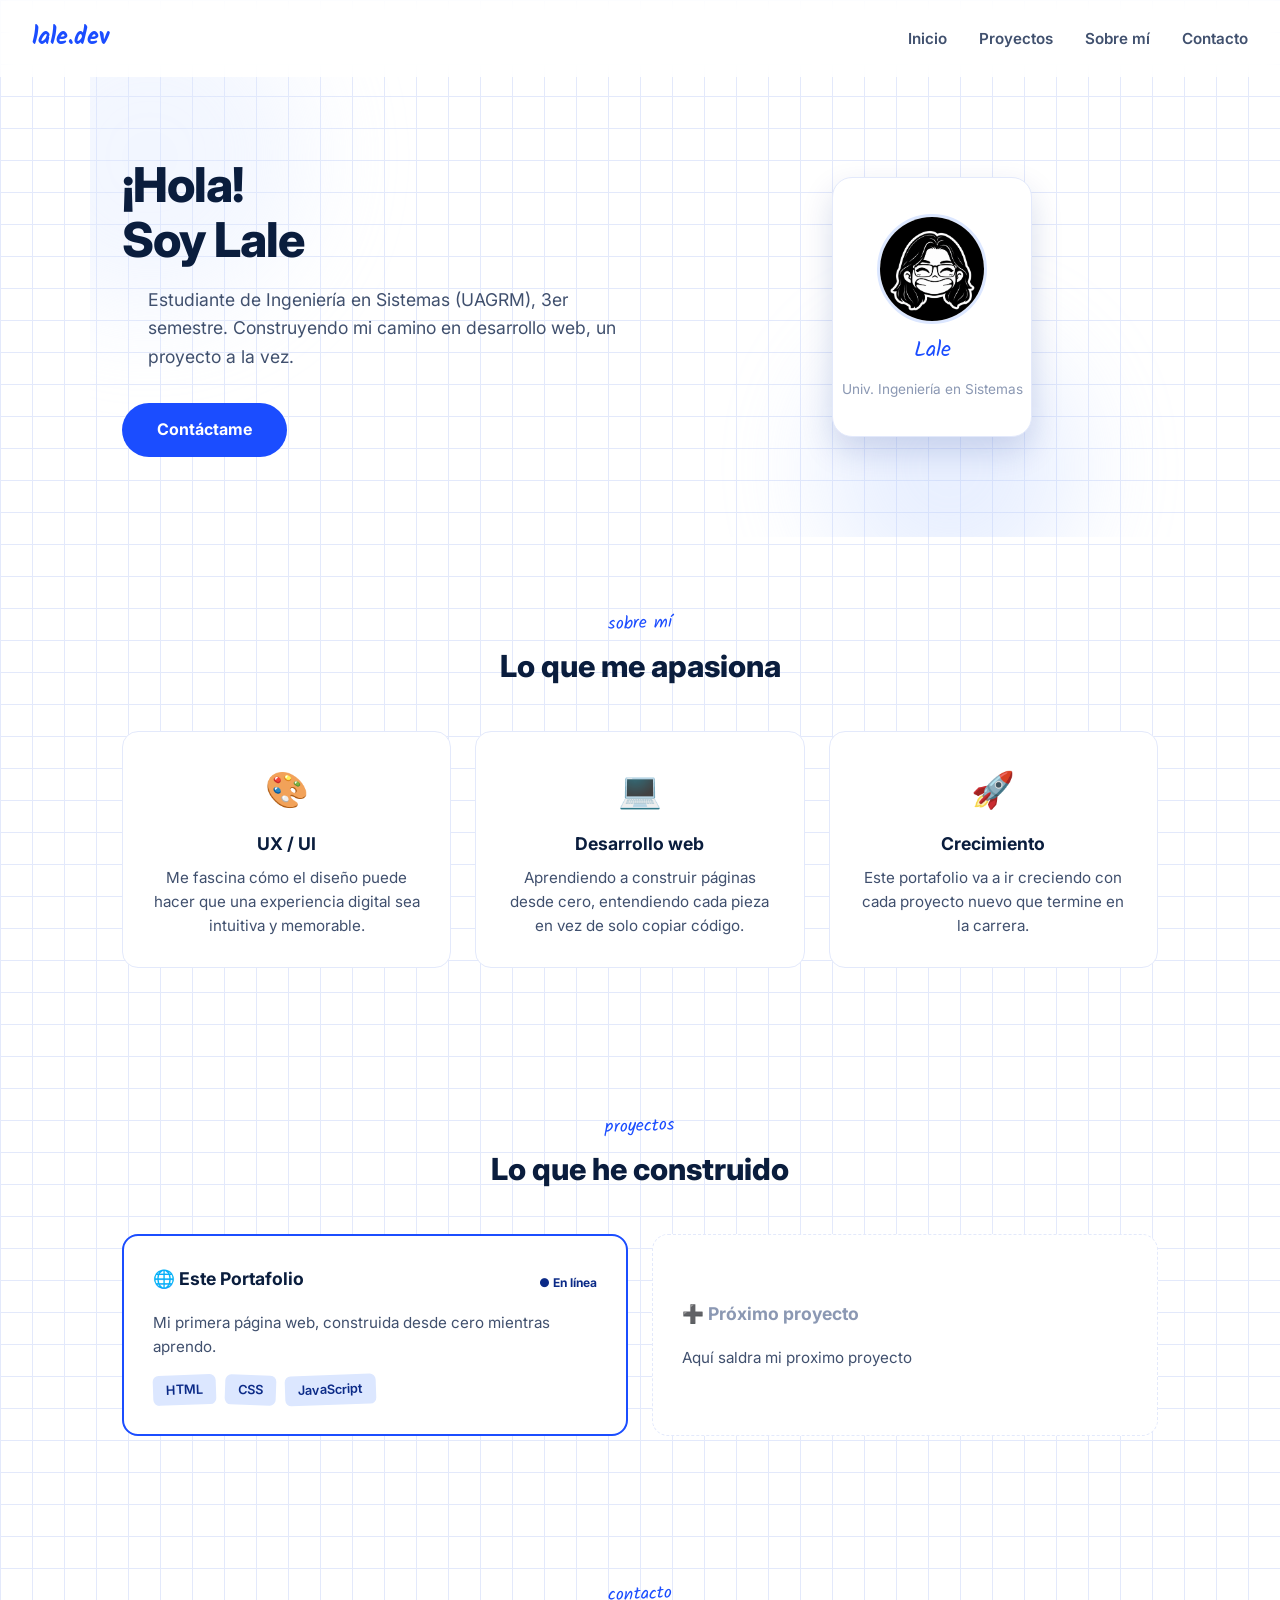
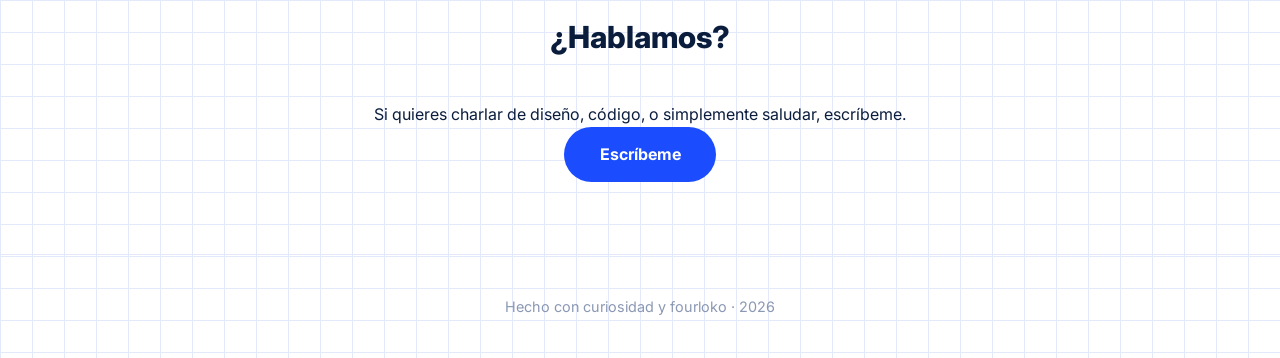
<file: index.html>
<!DOCTYPE html>
<html lang="es">
<head>
    <meta charset="UTF-8">
    <meta name="viewport" content="width=device-width, initial-scale=1.0">
    <title>lale.dev — Portafolio</title>
    <link rel="preconnect" href="https://fonts.googleapis.com">
    <link href="https://fonts.googleapis.com/css2?family=Kalam:wght@400;700&family=Inter:wght@400;600;800&display=swap" rel="stylesheet">
    <link rel="stylesheet" href="style.css">
</head>
<body>

    <nav id="nav">
        <div class="logo">lale.dev</div>
        <ul>
            <li><a href="#inicio">Inicio</a></li>
            <li><a href="#proyectos">Proyectos</a></li>
            <li><a href="#sobre-mi">Sobre mí</a></li>
            <li><a href="#contacto">Contacto</a></li>
        </ul>
    </nav>

    <section id="inicio" class="hero">
        <div class="blob blob-1"></div>
        <div class="blob blob-2"></div>

        <div class="hero-grid">
            <div class="hero-text">
                <h1>¡Hola!<br>Soy Lale</h1>
                <p>Estudiante de Ingeniería en Sistemas (UAGRM), 3er semestre. Construyendo mi camino en desarrollo web, un proyecto a la vez.</p>
                <a href="contacto.html" class="btn">Contáctame</a>
            </div>

            <div class="hero-visual">
                <div class="floating-card" id="floatingCard">
                    <img src="yofoto.jpg" alt="Foto de Lale" class="fc-photo">
                    <span class="fc-name">Lale</span>
                    <span class="fc-role">Univ. Ingeniería en Sistemas</span>
                </div>
            </div>
        </div>
    </section>

    <section id="sobre-mi" class="sobre-mi reveal">
        <span class="tag-title">sobre mí</span>
        <h2>Lo que me apasiona</h2>
        <div class="passion-grid">
            <div class="passion-card" style="--delay:0s">
                <div class="icon">🎨</div>
                <h3>UX / UI</h3>
                <p>Me fascina cómo el diseño puede hacer que una experiencia digital sea intuitiva y memorable.</p>
            </div>
            <div class="passion-card" style="--delay:0.15s">
                <div class="icon">💻</div>
                <h3>Desarrollo web</h3>
                <p>Aprendiendo a construir páginas desde cero, entendiendo cada pieza en vez de solo copiar código.</p>
            </div>
            <div class="passion-card" style="--delay:0.3s">
                <div class="icon">🚀</div>
                <h3>Crecimiento</h3>
                <p>Este portafolio va a ir creciendo con cada proyecto nuevo que termine en la carrera.</p>
            </div>
        </div>
    </section>

    <section id="proyectos" class="proyectos reveal">
        <span class="tag-title">proyectos</span>
        <h2>Lo que he construido</h2>
        <div class="grid" id="project-grid">
            <div class="card featured">
                <div class="card-header">
                    <h3>🌐 Este Portafolio</h3>
                    <span class="status live">● En línea</span>
                </div>
                <p>Mi primera página web, construida desde cero mientras aprendo.</p>
                <div class="tags">
                    <span class="tag">HTML</span>
                    <span class="tag">CSS</span>
                    <span class="tag">JavaScript</span>
                </div>
            </div>
            <div class="card placeholder">
                <div class="card-header">
                    <h3>➕ Próximo proyecto</h3>
                </div>
                <p>Aquí saldra mi proximo proyecto</p>
            </div>
        </div>
    </section>

    <section id="contacto" class="contacto reveal">
        <span class="tag-title">contacto</span>
        <h2>¿Hablamos?</h2>
        <p>Si quieres charlar de diseño, código, o simplemente saludar, escríbeme.</p>
        <a href="contacto.html" class="btn">Escríbeme</a>
    </section>

    <footer>
        <p>Hecho con curiosidad y fourloko · 2026</p>
    </footer>

    <script src="script.js"></script>

</body>
</html>
</file>
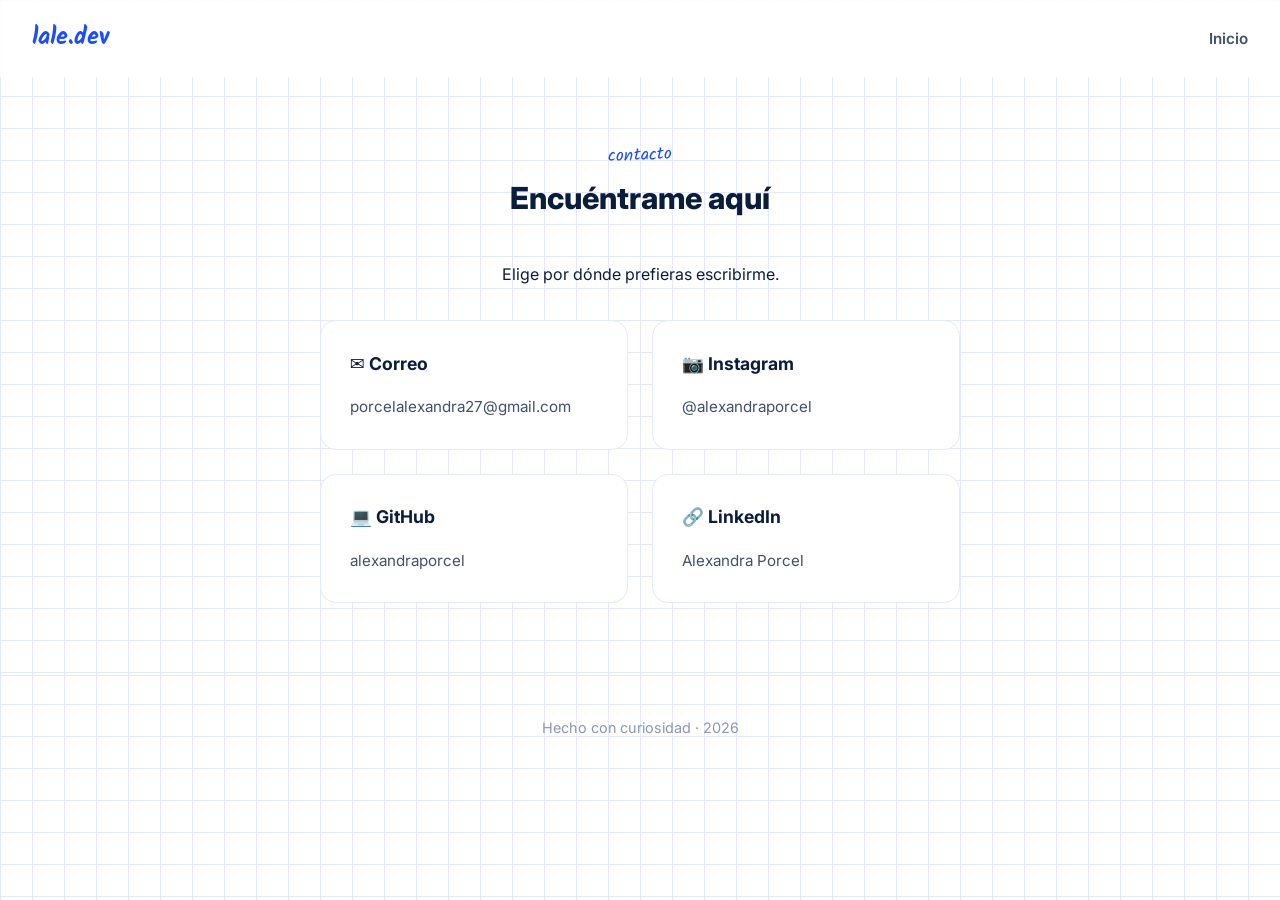
<file: contacto.html>
<!DOCTYPE html>
<html lang="es">
<head>
    <meta charset="UTF-8">
    <meta name="viewport" content="width=device-width, initial-scale=1.0">
    <title>Contacto — lale.dev</title>
    <link rel="preconnect" href="https://fonts.googleapis.com">
    <link href="https://fonts.googleapis.com/css2?family=Kalam:wght@400;700&family=Inter:wght@400;600;800&display=swap" rel="stylesheet">
    <link rel="stylesheet" href="style.css">
</head>
<body>

    <nav id="nav">
        <div class="logo">lale.dev</div>
        <ul>
            <li><a href="index.html">Inicio</a></li>
        </ul>
    </nav>

    <section class="contacto reveal visible" style="padding-top: 4rem;">
        <span class="tag-title">contacto</span>
        <h2>Encuéntrame aquí</h2>
        <p>Elige por dónde prefieras escribirme.</p>

        <div class="grid" style="max-width: 640px; margin: 2rem auto 0;">
            <a href="mailto:porcelalexandra27@gmail.com" class="card contact-link">
                <div class="card-header"><h3>✉️ Correo</h3></div>
                <p>porcelalexandra27@gmail.com</p>
            </a>
            <a href="https://instagram.com/alexandraporcel" class="card contact-link" target="_blank" rel="noopener">
                <div class="card-header"><h3>📷 Instagram</h3></div>
                <p>@alexandraporcel</p>
            </a>
            <a href="https://github.com/alexandraporcel" class="card contact-link" target="_blank" rel="noopener">
                <div class="card-header"><h3>💻 GitHub</h3></div>
                <p>alexandraporcel</p>
            </a>
            <a href="https://www.linkedin.com/in/alexandra-porcel-a49a01347/" class="card contact-link" target="_blank" rel="noopener">
                <div class="card-header"><h3>🔗 LinkedIn</h3></div>
                <p>Alexandra Porcel</p>
            </a>
        </div>
    </section>

    <footer>
        <p>Hecho con curiosidad · 2026</p>
    </footer>

    <script src="script.js"></script>
</body>
</html>
</file>
<file: style.css>
/* ===== RESET ===== */
* {
    margin: 0;
    padding: 0;
    box-sizing: border-box;
}

/* ===== VARIABLES ===== */
:root {
    --blue: #1B4DFF;
    --blue-deep: #0B2A87;
    --blue-pale: #DCE7FF;
    --tape: #BFD3FF;
    --bg: #ffffff;
    --surface: #ffffff;
    --text: #0A1D3D;
    --text-secondary: #40506e;
    --text-muted: #8b98b3;
    --border: #e3e9fb;
    --radius: 16px;
    --shadow: 0 4px 20px rgba(11,42,135,0.06);
    --shadow-hover: 0 14px 32px rgba(11,42,135,0.16);
    --font-hand: 'Kalam', cursive;
    --font-body: 'Inter', system-ui, sans-serif;
}

body {
    font-family: var(--font-body);
    line-height: 1.6;
    color: var(--text);
    background:
        linear-gradient(var(--border) 1px, transparent 1px),
        linear-gradient(90deg, var(--border) 1px, transparent 1px),
        var(--bg);
    background-size: 32px 32px, 32px 32px, auto;
    -webkit-font-smoothing: antialiased;
    overflow-x: hidden;
}

/* ===== NAV ===== */
nav {
    position: sticky;
    top: 0;
    z-index: 50;
    display: flex;
    justify-content: space-between;
    align-items: center;
    padding: 1.2rem 2rem;
    background: rgba(255,255,255,0.8);
    backdrop-filter: blur(8px);
    transition: box-shadow 0.25s ease;
}

nav.scrolled {
    box-shadow: 0 2px 16px rgba(11,42,135,0.08);
}

nav .logo {
    font-family: var(--font-hand);
    font-weight: 700;
    font-size: 1.5rem;
    color: var(--blue);
}

nav ul {
    display: flex;
    list-style: none;
    gap: 2rem;
}

nav a {
    color: var(--text-secondary);
    text-decoration: none;
    font-size: 0.95rem;
    font-weight: 600;
    transition: color 0.2s;
}

nav a:hover {
    color: var(--blue);
}

/* ===== HERO ===== */
.hero {
    position: relative;
    text-align: left;
    padding: 5rem 2rem;
    max-width: 1100px;
    margin: 0 auto;
    overflow: hidden;
}

.hero-grid {
    display: grid;
    grid-template-columns: 1.1fr 0.9fr;
    align-items: center;
    gap: 2rem;
}

.social-row {
    display: flex;
    gap: 0.8rem;
    margin-bottom: 1.5rem;
}

.social-row a {
    display: inline-flex;
    align-items: center;
    justify-content: center;
    width: 40px;
    height: 40px;
    border-radius: 50%;
    background: var(--blue-pale);
    text-decoration: none;
    font-size: 1.1rem;
    transition: transform 0.2s ease, background 0.2s ease;
}

.social-row a:hover {
    background: var(--blue);
    transform: translateY(-3px);
}

.hero-visual {
    display: flex;
    justify-content: center;
    perspective: 800px;
}

.floating-card {
    width: 200px;
    height: 260px;
    background: var(--surface);
    border: 1px solid var(--border);
    border-radius: 20px;
    box-shadow: var(--shadow-hover);
    display: flex;
    flex-direction: column;
    align-items: center;
    justify-content: center;
    gap: 0.6rem;
    animation: mecer 6s ease-in-out infinite;
    transition: transform 0.15s ease;
}

@keyframes mecer {
    0%, 100% { transform: rotate(-3deg) translateY(0); }
    50% { transform: rotate(3deg) translateY(-10px); }
}

.fc-icon { font-size: 2.8rem; }
.fc-photo {
    width: 110px;
    height: 110px;
    border-radius: 50%;
    object-fit: cover;
    border: 3px solid var(--blue-pale);
}
.fc-name { font-family: var(--font-hand); font-size: 1.4rem; color: var(--blue); }
.fc-role { font-size: 0.85rem; color: var(--text-muted); }

.blob {
    position: absolute;
    border-radius: 50%;
    filter: blur(50px);
    opacity: 0.35;
    z-index: -1;
    animation: flotar 8s ease-in-out infinite;
}

.blob-1 {
    width: 320px;
    height: 320px;
    background: var(--blue-pale);
    top: -80px;
    left: -100px;
}

.blob-2 {
    width: 260px;
    height: 260px;
    background: var(--tape);
    bottom: -60px;
    right: 10%;
    animation-delay: 2s;
}

@keyframes flotar {
    0%, 100% { transform: translateY(0) scale(1); }
    50% { transform: translateY(-18px) scale(1.05); }
}

.sticker {
    position: relative;
    display: inline-block;
    background: var(--blue-pale);
    color: var(--blue-deep);
    padding: 0.5rem 1.2rem;
    border-radius: 6px;
    font-size: 0.85rem;
    font-weight: 700;
    margin-bottom: 2rem;
    transform: rotate(-3deg);
}

.sticker::before {
    content: "";
    position: absolute;
    top: -10px;
    left: 50%;
    transform: translateX(-50%) rotate(-4deg);
    width: 46px;
    height: 16px;
    background: var(--tape);
    opacity: 0.85;
    border-radius: 2px;
}

.hero h1 {
    font-size: 3rem;
    font-weight: 800;
    line-height: 1.15;
    margin-bottom: 1.2rem;
    letter-spacing: -1px;
}

.hero p {
    font-size: 1.1rem;
    color: var(--text-secondary);
    max-width: 500px;
    margin: 0 auto 2rem;
}

/* ===== TÍTULOS DE SECCIÓN ===== */
.tag-title {
    display: inline-block;
    font-family: var(--font-hand);
    color: var(--blue);
    font-size: 1.1rem;
    margin-bottom: 0.3rem;
    transform: rotate(-2deg);
}

section h2 {
    font-size: 1.9rem;
    font-weight: 800;
    margin-bottom: 2.5rem;
}

.sobre-mi, .proyectos, .contacto {
    padding: 4.5rem 2rem;
    max-width: 1100px;
    margin: 0 auto;
    text-align: center;
}

/* ===== GRID: PASIONES Y PROYECTOS ===== */
.passion-grid, .grid {
    display: grid;
    grid-template-columns: repeat(auto-fit, minmax(260px, 1fr));
    gap: 1.5rem;
    text-align: left;
}

.passion-card, .card {
    background: var(--surface);
    border: 1px solid var(--border);
    border-radius: var(--radius);
    padding: 1.8rem;
    transition: transform 0.25s ease, box-shadow 0.25s ease, border-color 0.25s ease;
    animation: aparecer 0.6s ease both;
    animation-delay: var(--delay, 0s);
}

@keyframes aparecer {
    from { opacity: 0; transform: translateY(16px); }
    to { opacity: 1; transform: translateY(0); }
}

.passion-card { text-align: center; }

.passion-card:hover, .card:hover {
    box-shadow: var(--shadow-hover);
    border-color: var(--blue);
}

.passion-card .icon {
    font-size: 2.2rem;
    margin-bottom: 0.8rem;
}

.passion-card h3, .card h3 {
    font-size: 1.1rem;
    font-weight: 700;
    margin-bottom: 0.5rem;
}

.passion-card p, .card p {
    color: var(--text-secondary);
    font-size: 0.95rem;
}

.card.featured {
    border: 2px solid var(--blue);
}

.card.placeholder {
    display: flex;
    flex-direction: column;
    justify-content: center;
    border-style: dashed;
    color: var(--text-muted);
}

.contact-link {
    display: block;
    text-decoration: none;
    color: inherit;
}

.card-header {
    display: flex;
    justify-content: space-between;
    align-items: center;
    margin-bottom: 0.6rem;
}

.status.live {
    font-size: 0.75rem;
    font-weight: 700;
    color: var(--blue-deep);
}

.tags {
    display: flex;
    flex-wrap: wrap;
    gap: 0.6rem;
    margin-top: 1rem;
}

.tag {
    position: relative;
    background: var(--blue-pale);
    color: var(--blue-deep);
    padding: 0.3rem 0.8rem;
    border-radius: 6px;
    font-size: 0.8rem;
    font-weight: 600;
}

.tag:nth-child(odd) { transform: rotate(-2deg); }
.tag:nth-child(even) { transform: rotate(2deg); }

/* ===== BOTÓN ===== */
.btn {
    display: inline-block;
    background: var(--blue);
    color: white;
    padding: 0.9rem 2.2rem;
    border-radius: 100px;
    text-decoration: none;
    font-weight: 700;
    transition: background 0.2s, transform 0.2s;
}

.btn:hover {
    background: var(--blue-deep);
    transform: scale(1.04);
}

/* ===== FOOTER ===== */
footer {
    text-align: center;
    padding: 2.5rem;
    color: var(--text-muted);
    font-size: 0.9rem;
    border-top: 1px solid var(--border);
}

/* ===== ANIMACIÓN AL HACER SCROLL ===== */
.reveal {
    opacity: 0;
    transform: translateY(24px);
    transition: opacity 0.6s ease, transform 0.6s ease;
}

.reveal.visible {
    opacity: 1;
    transform: translateY(0);
}

@media (prefers-reduced-motion: reduce) {
    .reveal, .blob, .passion-card, .card { opacity: 1; transform: none; transition: none; animation: none; }
}

/* ===== RESPONSIVE ===== */
@media (max-width: 700px) {
    .hero-grid {
        grid-template-columns: 1fr;
        text-align: center;
    }
    .social-row { justify-content: center; }
    .hero-visual { margin-top: 1rem; }
}

@media (max-width: 600px) {
    .hero h1 { font-size: 2.2rem; }
    nav { flex-direction: column; gap: 1rem; }
    nav ul { gap: 1.2rem; }
}
</file>
